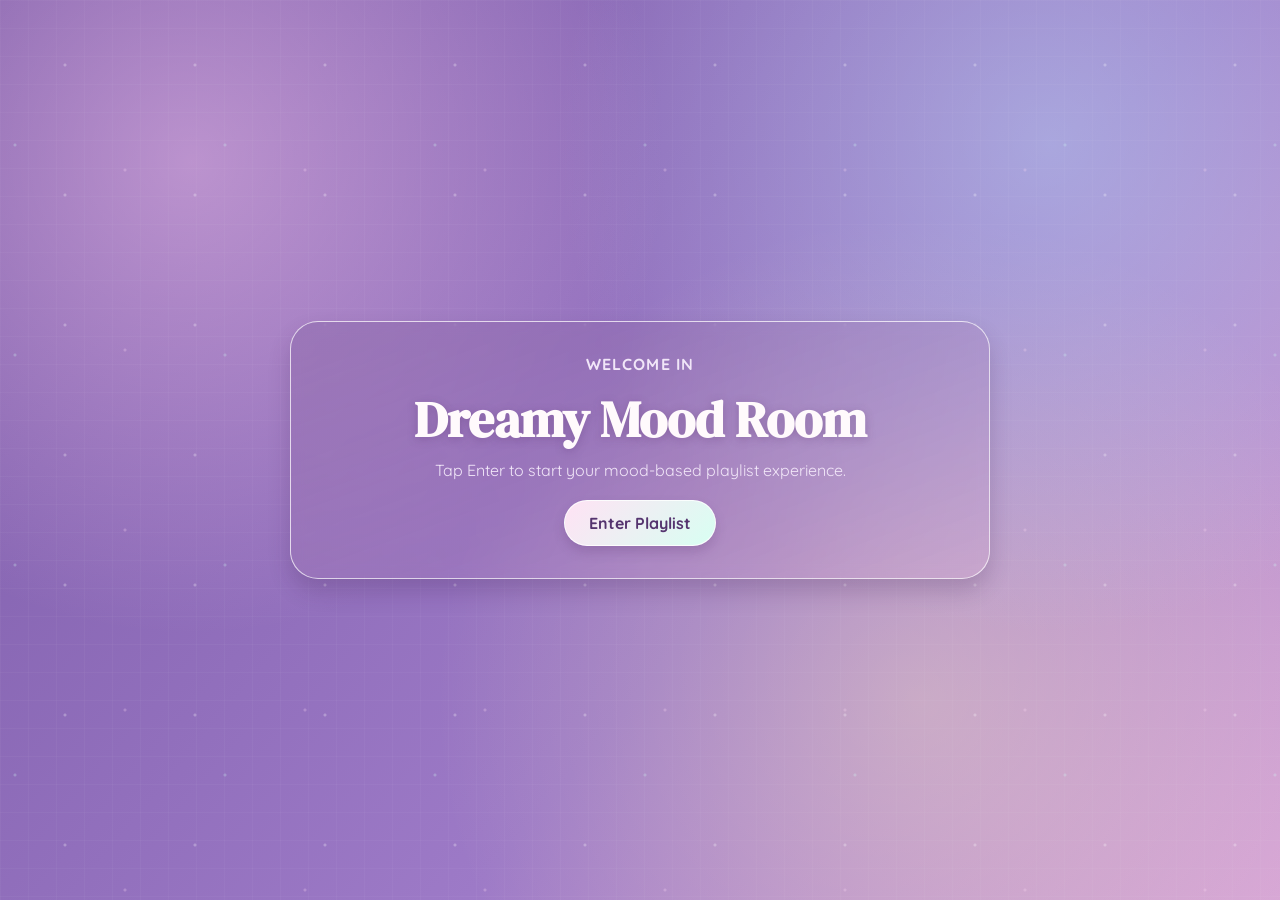
<file: index.html>
<!DOCTYPE html>
<html lang="en">
<head>
    <meta charset="UTF-8">
    <meta name="viewport" content="width=device-width, initial-scale=1.0">
    <title>Music Recommendation - Welcome</title>
    <link rel="stylesheet" href="style.css">
</head>
<body>
    <section class="welcome-screen">
        <div class="welcome-card">
            <p class="welcome-tag">Welcome In</p>
            <h1>Dreamy Mood Room</h1>
            <p>Tap Enter to start your mood-based playlist experience.</p>
            <a class="enter-btn" href="music.html">Enter Playlist</a>
        </div>
    </section>
</body>
</html>
</file>
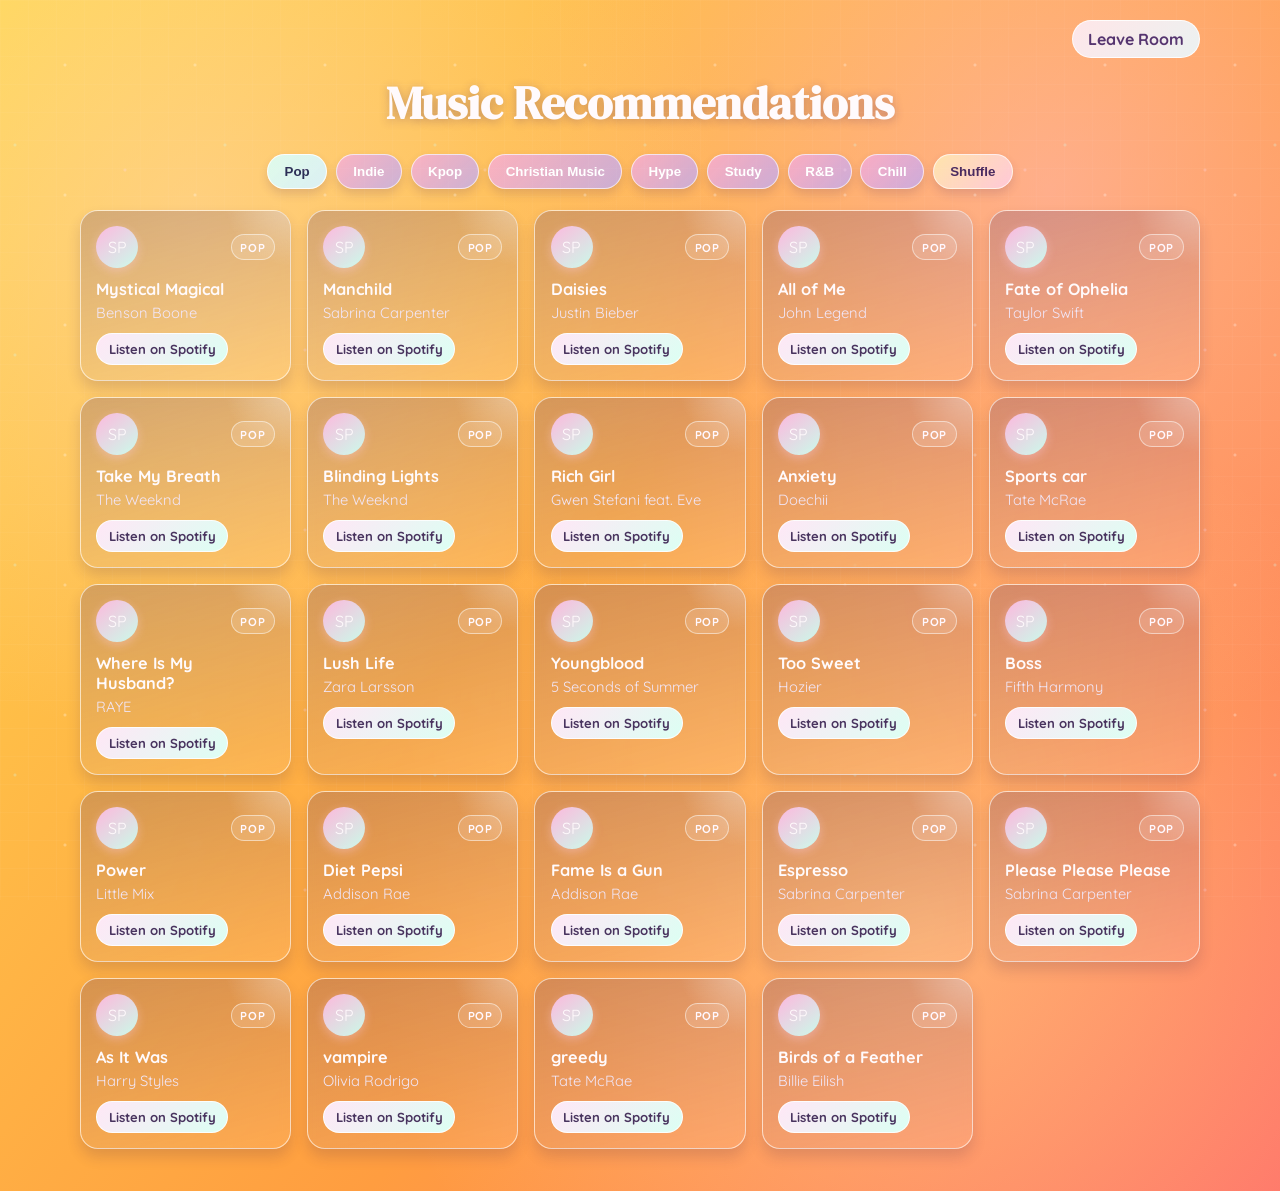
<file: index2.html>
<!DOCTYPE html>
<html lang="en">
<head>
    <meta charset="UTF-8">
    <meta name="viewport" content="width=device-width, initial-scale=1.0">
    <title>Music Recommendation - Playlist</title>
    <link rel="stylesheet" href="style.css">
</head>
<body class="music-page">
    <main class="app">
        <div class="session-actions">
            <a class="leave-btn" href="out.html">Leave Room</a>
        </div>
        <h1>Music Recommendations</h1>

        <div class="filters">
            <button data-mood="pop" onclick="filterSongs('pop')">Pop</button>
            <button data-mood="indie" onclick="filterSongs('indie')">Indie</button>
            <button data-mood="Kpop" onclick="filterSongs('Kpop')">Kpop</button>
            <button data-mood="Christian Music" onclick="filterSongs('Christian Music')">Christian Music</button>
            <button data-mood="hype" onclick="filterSongs('hype')">Hype</button>
            <button data-mood="study" onclick="filterSongs('study')">Study</button>
            <button data-mood="R&B" onclick="filterSongs('R&B')">R&B</button>
            <button data-mood="chill" onclick="filterSongs('chill')">Chill</button>
            <button id="shuffle-btn" type="button">Shuffle</button>
        </div>

        <div id="song-container"></div>
    </main>

    <script src="script.js"></script>
</body>
</html>
</file>
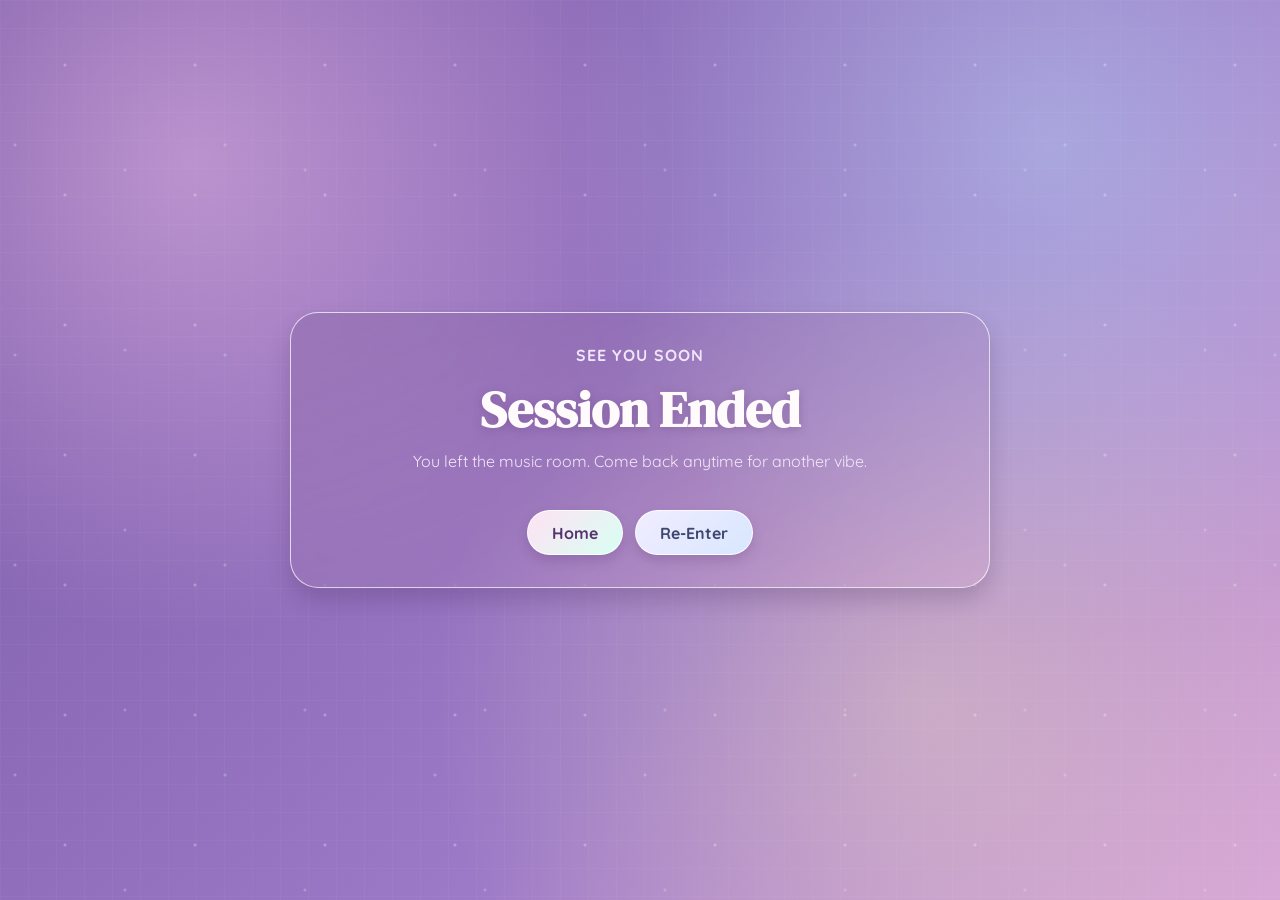
<file: index3.html>
<!DOCTYPE html>
<html lang="en">
<head>
    <meta charset="UTF-8">
    <meta name="viewport" content="width=device-width, initial-scale=1.0">
    <title>Music Recommendation - Goodbye</title>
    <link rel="stylesheet" href="style.css">
</head>
<body class="goodbye-page">
    <section class="welcome-screen">
        <div class="welcome-card">
            <p class="welcome-tag">See You Soon</p>
            <h1>Session Ended</h1>
            <p>You left the music room. Come back anytime for another vibe.</p>
            <div class="exit-actions">
                <a class="enter-btn" href="index.html">Home</a>
                <a class="enter-btn secondary-btn" href="music.html">Re-Enter</a>
            </div>
        </div>
    </section>
</body>
</html>
</file>
<file: style.css>
@import url("https://fonts.googleapis.com/css2?family=DM+Serif+Display&family=Quicksand:wght@400;600;700&display=swap");

:root {
    --text-main: #fffafc;
    --text-soft: #f1e6f8;
    --card-bg: rgba(83, 54, 116, 0.24);
    --card-border: rgba(255, 255, 255, 0.62);
    --bg-a: rgba(255, 205, 242, 0.45);
    --bg-b: rgba(189, 230, 255, 0.42);
    --bg-c: rgba(255, 244, 186, 0.32);
    --tone-1: #7b5ba8;
    --tone-2: #9d7ac7;
    --tone-3: #f2b8df;
    --btn-a: rgba(250, 171, 222, 0.75);
    --btn-b: rgba(184, 170, 255, 0.72);
    --active-a: rgba(220, 255, 246, 0.9);
    --active-b: rgba(216, 242, 255, 0.92);
    --orb-a: rgba(255, 186, 228, 0.95);
    --orb-b: rgba(202, 255, 241, 0.95);
    --link-a: #ffe7f6;
    --link-b: #dcfff3;
}

* {
    box-sizing: border-box;
}

body {
    margin: 0;
    min-height: 100vh;
    color: var(--text-main);
    font-family: "Quicksand", "Segoe UI", sans-serif;
    background:
        radial-gradient(circle at 15% 18%, var(--bg-a), transparent 36%),
        radial-gradient(circle at 82% 16%, var(--bg-b), transparent 38%),
        radial-gradient(circle at 72% 78%, var(--bg-c), transparent 42%),
        linear-gradient(
            130deg,
            var(--tone-1) 0%,
            var(--tone-2) 25%,
            var(--tone-3) 50%,
            var(--tone-2) 75%,
            var(--tone-1) 100%
        );
    background-size: auto, auto, auto, 240% 240%;
    position: relative;
    overflow-x: hidden;
    transition: background 320ms ease, background-size 320ms ease;
    animation: moodFlow 12s ease-in-out infinite;
}

/* Glitter layer */
body::before {
    content: "";
    position: fixed;
    inset: 0;
    pointer-events: none;
    background-image:
        radial-gradient(circle, rgba(255, 255, 255, 0.92) 0 1px, transparent 2px),
        radial-gradient(circle, rgba(255, 219, 244, 0.9) 0 1px, transparent 2px),
        radial-gradient(circle, rgba(213, 255, 246, 0.9) 0 1px, transparent 2px),
        linear-gradient(rgba(255, 255, 255, 0.12) 1px, transparent 1px),
        linear-gradient(90deg, rgba(255, 255, 255, 0.12) 1px, transparent 1px);
    background-size: 130px 130px, 180px 180px, 210px 210px, 28px 28px, 28px 28px;
    background-position: 0 0, 35px 80px, 120px 40px, 0 0, 0 0;
    opacity: 0.3;
    animation: twinkle 9s linear infinite;
}

@keyframes twinkle {
    0% { opacity: 0.2; transform: translateY(0); }
    50% { opacity: 0.36; transform: translateY(-6px); }
    100% { opacity: 0.2; transform: translateY(0); }
}

@keyframes moodFlow {
    0% { background-position: 0 0, 0 0, 0 0, 0% 50%; }
    50% { background-position: 0 0, 0 0, 0 0, 100% 50%; }
    100% { background-position: 0 0, 0 0, 0 0, 0% 50%; }
}

.welcome-screen {
    min-height: 100vh;
    display: grid;
    place-items: center;
    padding: 1rem;
}

.welcome-card {
    width: min(700px, 100%);
    border-radius: 28px;
    padding: 2rem 1.4rem;
    text-align: center;
    background: linear-gradient(160deg, rgba(122, 88, 153, 0.32), rgba(244, 182, 221, 0.16));
    border: 1px solid rgba(255, 255, 255, 0.7);
    backdrop-filter: blur(6px);
    box-shadow: 0 12px 22px rgba(54, 26, 70, 0.2);
}

.welcome-tag {
    margin: 0;
    font-weight: 700;
    letter-spacing: 0.07em;
    text-transform: uppercase;
    color: #fff3fb;
}

.welcome-card h1 {
    margin: 0.6rem 0 0.4rem;
    font-family: "DM Serif Display", Georgia, serif;
    font-size: clamp(2rem, 5vw, 3.2rem);
    text-shadow: 0 2px 10px rgba(81, 44, 102, 0.28);
}

.welcome-card p {
    margin: 0;
    color: var(--text-soft);
}

.enter-btn {
    display: inline-block;
    margin-top: 1.25rem;
    padding: 0.72rem 1.5rem;
    border-radius: 999px;
    text-decoration: none;
    font-weight: 700;
    color: #55346f;
    background: linear-gradient(135deg, #ffe2f4, #d8fff2);
    border: 1px solid rgba(255, 255, 255, 0.86);
    box-shadow: 0 6px 12px rgba(73, 36, 90, 0.18);
}

.secondary-btn {
    background: linear-gradient(135deg, #f1ecff, #d8e7ff);
    color: #3f466f;
}

.exit-actions {
    display: flex;
    gap: 0.7rem;
    justify-content: center;
    flex-wrap: wrap;
    margin-top: 1.2rem;
}

.app {
    padding: 1.25rem 1rem 2.6rem;
    text-align: center;
}

.session-actions {
    width: min(1120px, 100%);
    margin: 0 auto 0.8rem;
    display: flex;
    justify-content: flex-end;
}

.leave-btn {
    display: inline-block;
    text-decoration: none;
    border-radius: 999px;
    padding: 0.5rem 0.95rem;
    font-weight: 700;
    color: #55346f;
    background: linear-gradient(135deg, rgba(255, 236, 245, 0.9), rgba(233, 249, 255, 0.9));
    border: 1px solid rgba(255, 255, 255, 0.9);
}

.app > h1 {
    margin: 0 0 1.2rem;
    font-family: "DM Serif Display", Georgia, serif;
    font-size: clamp(2rem, 4vw, 2.9rem);
    text-shadow: 0 2px 10px rgba(80, 40, 92, 0.3);
}

.filters {
    width: min(1060px, 100%);
    margin: 0 auto 1.35rem;
    display: flex;
    flex-wrap: wrap;
    justify-content: center;
    gap: 0.56rem;
}

.filters button {
    border: 1px solid rgba(255, 255, 255, 0.65);
    border-radius: 999px;
    padding: 0.55rem 1.02rem;
    color: #fff;
    font-weight: 700;
    cursor: pointer;
    background: linear-gradient(135deg, var(--btn-a), var(--btn-b));
    box-shadow: 0 5px 10px rgba(82, 43, 94, 0.16);
}

.filters button.active {
    color: #2c2f56;
    background: linear-gradient(135deg, var(--active-a), var(--active-b));
    border-color: rgba(255, 255, 255, 0.86);
}

#shuffle-btn {
    background: linear-gradient(135deg, rgba(255, 239, 183, 0.82), rgba(255, 206, 233, 0.82));
    color: #4a2a5f;
}

#song-container {
    width: min(1120px, 100%);
    margin: 0 auto;
    display: grid;
    grid-template-columns: repeat(auto-fit, minmax(210px, 1fr));
    gap: 1rem;
}

.song-card {
    border-radius: 18px;
    padding: 0.95rem;
    text-align: left;
    background: linear-gradient(165deg, var(--card-bg), rgba(255, 255, 255, 0.08));
    border: 1px solid var(--card-border);
    backdrop-filter: blur(5px);
    box-shadow: 0 8px 14px rgba(60, 30, 76, 0.16);
    position: relative;
    overflow: hidden;
}

.song-card::after {
    content: "";
    position: absolute;
    top: -50%;
    right: -35%;
    width: 140px;
    height: 140px;
    background: radial-gradient(circle, rgba(255, 255, 255, 0.4), transparent 70%);
    pointer-events: none;
}

.song-top {
    display: flex;
    align-items: center;
    justify-content: space-between;
    margin-bottom: 0.65rem;
}

.song-orb {
    width: 42px;
    height: 42px;
    border-radius: 50%;
    display: grid;
    place-items: center;
    font-size: 1rem;
    background: linear-gradient(140deg, var(--orb-a), var(--orb-b));
    box-shadow: 0 3px 10px rgba(255, 204, 236, 0.38);
}

.song-mood {
    font-size: 0.72rem;
    font-weight: 700;
    text-transform: uppercase;
    letter-spacing: 0.05em;
    color: #fff8ff;
    border: 1px solid rgba(255, 255, 255, 0.5);
    border-radius: 999px;
    padding: 0.28rem 0.55rem;
    background: rgba(255, 255, 255, 0.15);
}

.song-card h3 {
    margin: 0 0 0.25rem;
    font-size: 1.02rem;
}

.song-card p {
    margin: 0 0 0.72rem;
    color: var(--text-soft);
    font-size: 0.92rem;
}

.song-card a {
    display: inline-block;
    text-decoration: none;
    color: #49345f;
    font-weight: 700;
    font-size: 0.82rem;
    border-radius: 999px;
    padding: 0.43rem 0.72rem;
    border: 1px solid rgba(255, 255, 255, 0.86);
    background: linear-gradient(135deg, var(--link-a), var(--link-b));
}

body.music-page[data-theme="kpop"] {
    --bg-a: rgba(255, 182, 229, 0.55);
    --bg-b: rgba(176, 228, 255, 0.52);
    --bg-c: rgba(225, 218, 255, 0.45);
    --tone-1: #5b2aa8;
    --tone-2: #7f5bff;
    --tone-3: #5ec8ff;
    --btn-a: rgba(255, 166, 220, 0.86);
    --btn-b: rgba(154, 188, 255, 0.84);
}

body.music-page[data-theme="pop"] {
    --bg-a: rgba(255, 215, 181, 0.5);
    --bg-b: rgba(255, 185, 219, 0.48);
    --bg-c: rgba(255, 237, 169, 0.38);
    --tone-1: #ffd84d;
    --tone-2: #ff9d40;
    --tone-3: #ff5d7a;
}

body.music-page[data-theme="indie"] {
    --bg-a: rgba(190, 210, 255, 0.4);
    --bg-b: rgba(203, 186, 255, 0.42);
    --bg-c: rgba(179, 255, 224, 0.3);
    --tone-1: #355c7d;
    --tone-2: #6c5b7b;
    --tone-3: #c06c84;
}

body.music-page[data-theme="hype"] {
    --bg-a: rgba(255, 139, 206, 0.58);
    --bg-b: rgba(255, 189, 127, 0.54);
    --bg-c: rgba(255, 244, 152, 0.44);
    --tone-1: #ffe259;
    --tone-2: #ffa751;
    --tone-3: #ff4e50;
    --btn-a: rgba(255, 127, 189, 0.9);
    --btn-b: rgba(255, 185, 97, 0.88);
}

body.music-page[data-theme="study"] {
    --bg-a: rgba(179, 222, 255, 0.45);
    --bg-b: rgba(205, 210, 255, 0.4);
    --bg-c: rgba(209, 255, 244, 0.36);
    --tone-1: #3f72af;
    --tone-2: #6fa8dc;
    --tone-3: #b9f2ff;
}

body.music-page[data-theme="rb"] {
    --bg-a: rgba(255, 176, 214, 0.48);
    --bg-b: rgba(224, 184, 255, 0.45);
    --bg-c: rgba(255, 221, 195, 0.35);
    --tone-1: #6a0572;
    --tone-2: #ab83a1;
    --tone-3: #f6c1c7;
}

body.music-page[data-theme="chill"] {
    --bg-a: rgba(194, 240, 255, 0.44);
    --bg-b: rgba(213, 220, 255, 0.4);
    --bg-c: rgba(225, 255, 246, 0.34);
    --tone-1: #2193b0;
    --tone-2: #6dd5ed;
    --tone-3: #ccf5ff;
}

body.music-page[data-theme="christian"] {
    --bg-a: rgba(255, 236, 180, 0.38);
    --bg-b: rgba(255, 218, 238, 0.34);
    --bg-c: rgba(209, 255, 240, 0.34);
    --tone-1: #4e54c8;
    --tone-2: #8f94fb;
    --tone-3: #e3e9ff;
}

@media (max-width: 640px) {
    .welcome-card {
        padding: 1.5rem 1rem;
    }

    #song-container {
        grid-template-columns: repeat(auto-fit, minmax(165px, 1fr));
    }
}
</file>
